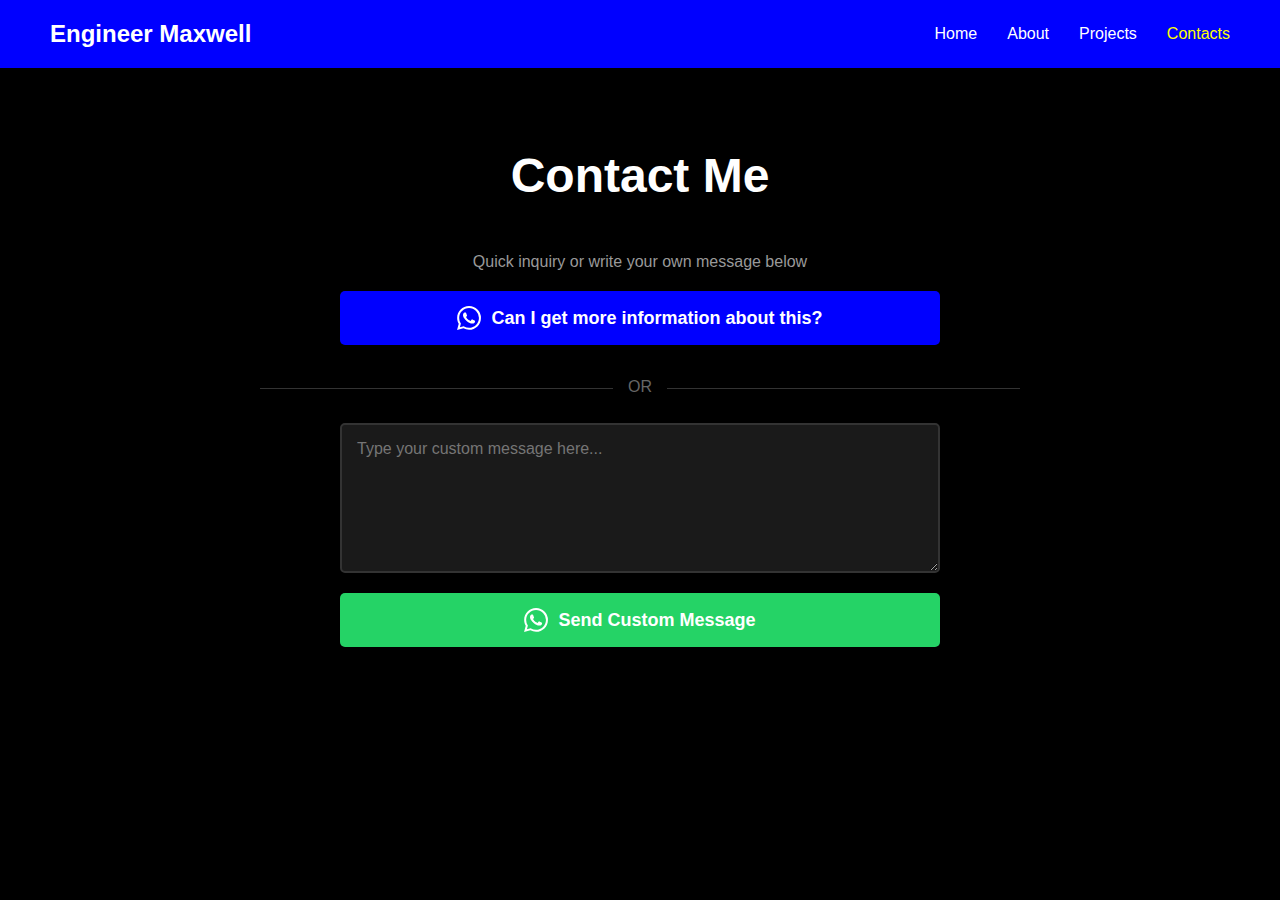
<file: contacts.html>
<!DOCTYPE html>
<html lang="en">
<head>
    <meta charset="UTF-8">
    <meta name="viewport" content="width=device-width, initial-scale=1.0">
    <title>Contact | Developer Maxwell</title>
    <style>
        * {
            margin: 0;
            padding: 0;
            box-sizing: border-box;
            font-family: 'Arial', sans-serif;
        }

        body {
            background-color: #000;
            color: #fff;
            min-height: 100vh;
        }

        header {
            background-color: #0000ff;
            padding: 20px 50px;
        }

        nav {
            display: flex;
            justify-content: space-between;
            align-items: center;
        }

        .logo {
            font-size: 24px;
            font-weight: bold;
        }

        nav ul {
            display: flex;
            list-style: none;
            gap: 30px;
        }

        nav a {
            color: #fff;
            text-decoration: none;
            font-size: 16px;
            transition: color 0.3s;
        }

        nav a:hover,
        nav a.active {
            color: #ffff00;
        }

        .content {
            max-width: 800px;
            margin: 80px auto;
            padding: 0 20px;
        }

        h1 {
            font-size: 48px;
            margin-bottom: 50px;
            text-align: center;
        }

        .contact-form {
            display: flex;
            flex-direction: column;
            gap: 20px;
            max-width: 600px;
            margin: 0 auto;
        }

        input,
        textarea {
            padding: 15px;
            border: 2px solid #333;
            background-color: #1a1a1a;
            color: #fff;
            font-size: 16px;
            border-radius: 5px;
            transition: border-color 0.3s;
        }

        input:focus,
        textarea:focus {
            outline: none;
            border-color: #0000ff;
        }

        textarea {
            min-height: 150px;
            resize: vertical;
        }

        button {
            padding: 15px 40px;
            background-color: #25D366;
            color: #fff;
            border: none;
            font-size: 18px;
            font-weight: bold;
            border-radius: 5px;
            cursor: pointer;
            transition: background-color 0.3s;
            display: flex;
            align-items: center;
            justify-content: center;
            gap: 10px;
        }

        button:hover {
            background-color: #1fa855;
        }

        .quick-button {
            width: 100%;
            padding: 15px 40px;
            background-color: #0000ff;
            color: #fff;
            border: none;
            font-size: 18px;
            font-weight: bold;
            border-radius: 5px;
            cursor: pointer;
            transition: background-color 0.3s;
            display: flex;
            align-items: center;
            justify-content: center;
            gap: 10px;
        }

        .quick-button:hover {
            background-color: #0000cc;
        }

        .quick-contact {
            max-width: 600px;
            margin: 0 auto 20px;
        }

        .whatsapp-icon {
            width: 24px;
            height: 24px;
        }

        .success-message {
            display: none;
            padding: 15px;
            background-color: #25D366;
            color: #fff;
            border-radius: 5px;
            text-align: center;
            margin-bottom: 20px;
        }

        .success-message.show {
            display: block;
        }
    </style>
</head>
<body>

<header>
    <nav>
        <h2 class="logo">Engineer Maxwell</h2>
        <ul>
            <li><a href="index.html">Home</a></li>
            <li><a href="about.html">About</a></li>
            <li><a href="projects.html">Projects</a></li>
            <li><a href="contacts.html" class="active">Contacts</a></li>
        </ul>
    </nav>
</header>

<section class="content">
    <h1>Contact Me</h1>

    <div class="success-message" id="successMessage">
        Opening WhatsApp...
    </div>

    <div class="quick-contact">
        <p style="text-align: center; margin-bottom: 20px; color: #999;">Quick inquiry or write your own message below</p>
        <button type="button" class="quick-button" id="quickInquiry">
            <svg class="whatsapp-icon" viewBox="0 0 24 24" fill="currentColor">
                <path d="M17.472 14.382c-.297-.149-1.758-.867-2.03-.967-.273-.099-.471-.148-.67.15-.197.297-.767.966-.94 1.164-.173.199-.347.223-.644.075-.297-.15-1.255-.463-2.39-1.475-.883-.788-1.48-1.761-1.653-2.059-.173-.297-.018-.458.13-.606.134-.133.298-.347.446-.52.149-.174.198-.298.298-.497.099-.198.05-.371-.025-.52-.075-.149-.669-1.612-.916-2.207-.242-.579-.487-.5-.669-.51-.173-.008-.371-.01-.57-.01-.198 0-.52.074-.792.372-.272.297-1.04 1.016-1.04 2.479 0 1.462 1.065 2.875 1.213 3.074.149.198 2.096 3.2 5.077 4.487.709.306 1.262.489 1.694.625.712.227 1.36.195 1.871.118.571-.085 1.758-.719 2.006-1.413.248-.694.248-1.289.173-1.413-.074-.124-.272-.198-.57-.347m-5.421 7.403h-.004a9.87 9.87 0 01-5.031-1.378l-.361-.214-3.741.982.998-3.648-.235-.374a9.86 9.86 0 01-1.51-5.26c.001-5.45 4.436-9.884 9.888-9.884 2.64 0 5.122 1.03 6.988 2.898a9.825 9.825 0 012.893 6.994c-.003 5.45-4.437 9.884-9.885 9.884m8.413-18.297A11.815 11.815 0 0012.05 0C5.495 0 .16 5.335.157 11.892c0 2.096.547 4.142 1.588 5.945L.057 24l6.305-1.654a11.882 11.882 0 005.683 1.448h.005c6.554 0 11.89-5.335 11.893-11.893a11.821 11.821 0 00-3.48-8.413Z"/>
            </svg>
            Can I get more information about this?
        </button>
    </div>

    <div style="text-align: center; margin: 30px 0; color: #666;">
        <span style="display: inline-block; width: 100%; height: 1px; background: #333; position: relative;">
            <span style="position: absolute; left: 50%; transform: translateX(-50%); background: #000; padding: 0 15px; top: -10px;">OR</span>
        </span>
    </div>

    <form class="contact-form" id="whatsappForm">
        <textarea id="message" placeholder="Type your custom message here..." required></textarea>
        <button type="submit">
            <svg class="whatsapp-icon" viewBox="0 0 24 24" fill="currentColor">
                <path d="M17.472 14.382c-.297-.149-1.758-.867-2.03-.967-.273-.099-.471-.148-.67.15-.197.297-.767.966-.94 1.164-.173.199-.347.223-.644.075-.297-.15-1.255-.463-2.39-1.475-.883-.788-1.48-1.761-1.653-2.059-.173-.297-.018-.458.13-.606.134-.133.298-.347.446-.52.149-.174.198-.298.298-.497.099-.198.05-.371-.025-.52-.075-.149-.669-1.612-.916-2.207-.242-.579-.487-.5-.669-.51-.173-.008-.371-.01-.57-.01-.198 0-.52.074-.792.372-.272.297-1.04 1.016-1.04 2.479 0 1.462 1.065 2.875 1.213 3.074.149.198 2.096 3.2 5.077 4.487.709.306 1.262.489 1.694.625.712.227 1.36.195 1.871.118.571-.085 1.758-.719 2.006-1.413.248-.694.248-1.289.173-1.413-.074-.124-.272-.198-.57-.347m-5.421 7.403h-.004a9.87 9.87 0 01-5.031-1.378l-.361-.214-3.741.982.998-3.648-.235-.374a9.86 9.86 0 01-1.51-5.26c.001-5.45 4.436-9.884 9.888-9.884 2.64 0 5.122 1.03 6.988 2.898a9.825 9.825 0 012.893 6.994c-.003 5.45-4.437 9.884-9.885 9.884m8.413-18.297A11.815 11.815 0 0012.05 0C5.495 0 .16 5.335.157 11.892c0 2.096.547 4.142 1.588 5.945L.057 24l6.305-1.654a11.882 11.882 0 005.683 1.448h.005c6.554 0 11.89-5.335 11.893-11.893a11.821 11.821 0 00-3.48-8.413Z"/>
            </svg>
            Send Custom Message
        </button>
    </form>
</section>

<script>
const phoneNumber = "254729871381";

// Quick inquiry button
document.getElementById("quickInquiry").addEventListener("click", function() {
    const message = "Can I get more information about this?";
    const url = `https://wa.me/${phoneNumber}?text=${encodeURIComponent(message)}`;
    
    const successMsg = document.getElementById("successMessage");
    successMsg.classList.add("show");
    
    setTimeout(() => {
        window.open(url, "_blank");
        setTimeout(() => {
            successMsg.classList.remove("show");
        }, 3000);
    }, 500);
});

// Custom message form
document.getElementById("whatsappForm").addEventListener("submit", function(e) {
    e.preventDefault();

    const message = document.getElementById("message").value;
    const url = `https://wa.me/${phoneNumber}?text=${encodeURIComponent(message)}`;

    const successMsg = document.getElementById("successMessage");
    successMsg.classList.add("show");
    
    setTimeout(() => {
        window.open(url, "_blank");
        document.getElementById("whatsappForm").reset();
        
        setTimeout(() => {
            successMsg.classList.remove("show");
        }, 3000);
    }, 500);
});
</script>

</body>
</html>
</file>
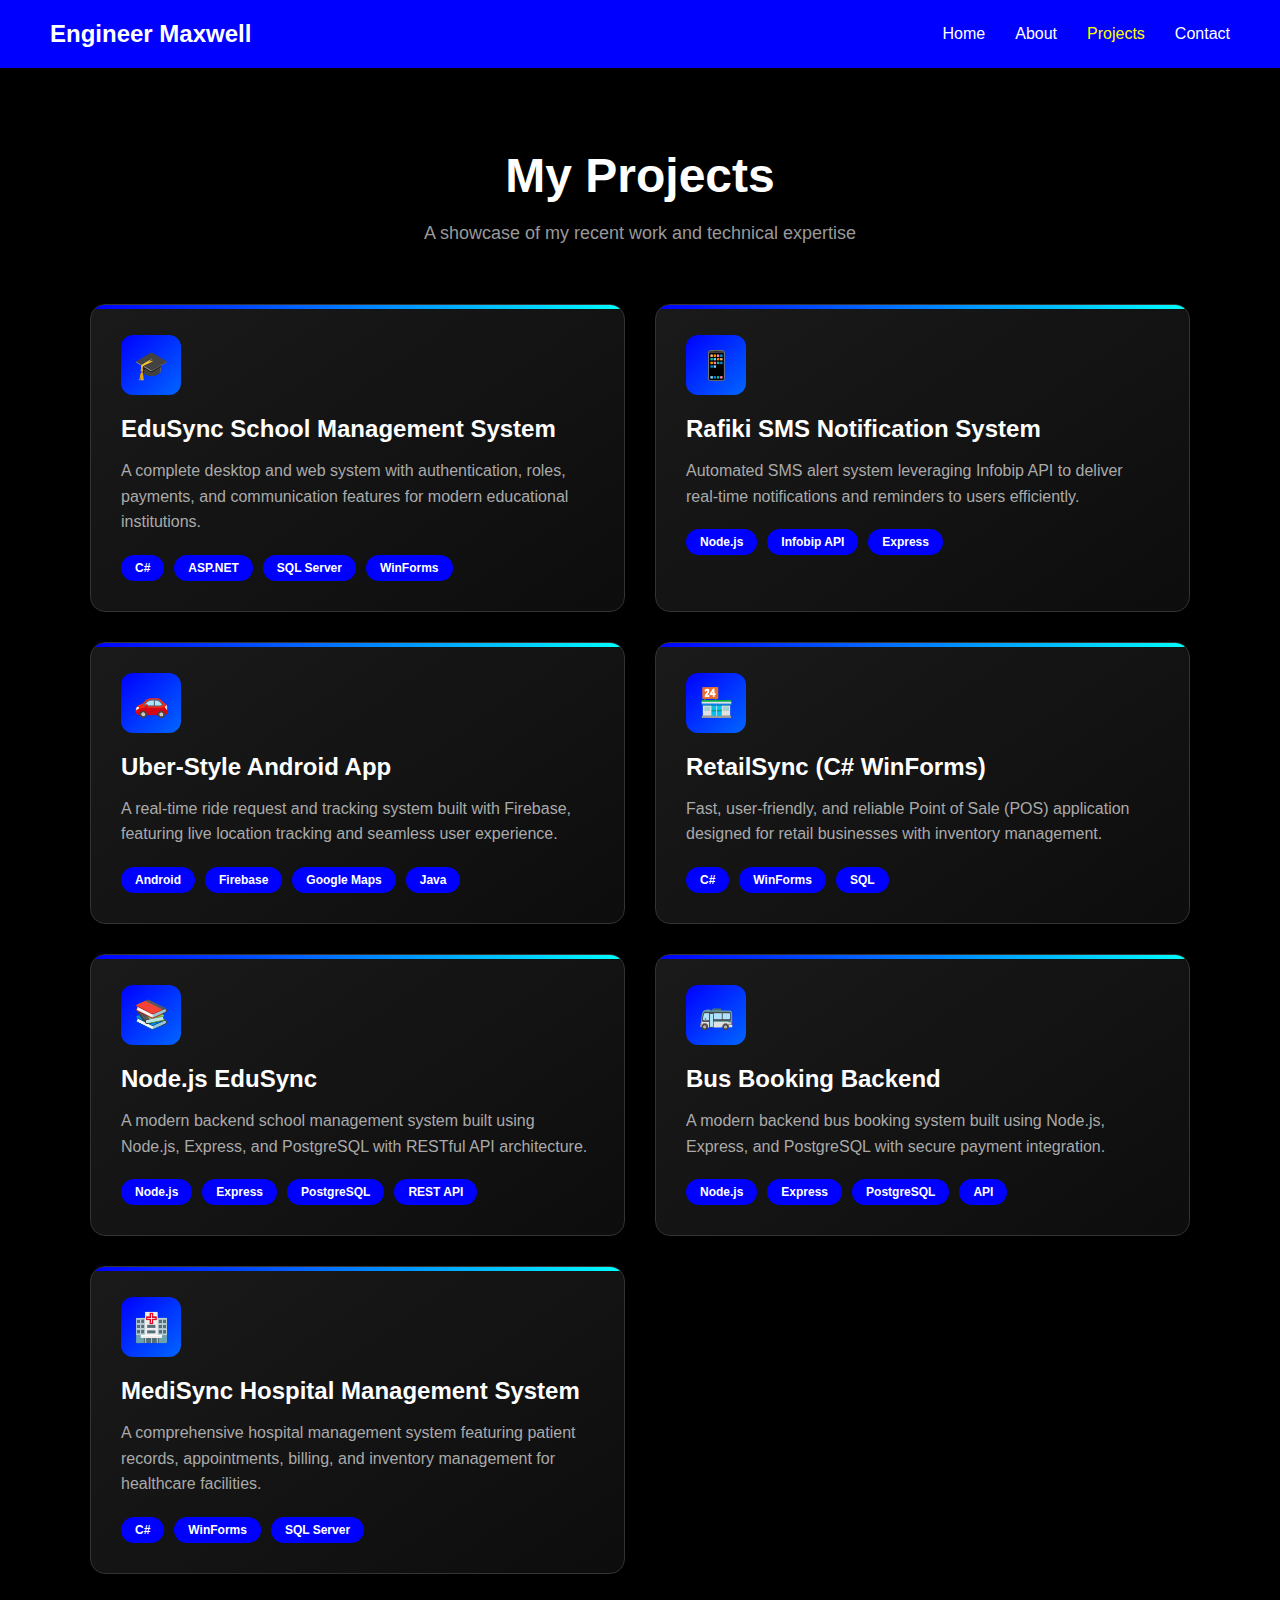
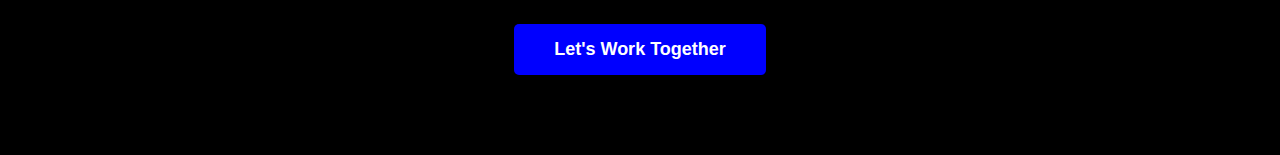
<file: projects.html>
<!DOCTYPE html>
<html lang="en">
<head>
    <meta charset="UTF-8">
    <meta name="viewport" content="width=device-width, initial-scale=1.0">
    <title>Projects | Developer Maxwell</title>
    <style>
        * {
            margin: 0;
            padding: 0;
            box-sizing: border-box;
            font-family: 'Arial', sans-serif;
        }

        body {
            background-color: #000;
            color: #fff;
            min-height: 100vh;
        }

        header {
            background-color: #0000ff;
            padding: 20px 50px;
        }

        nav {
            display: flex;
            justify-content: space-between;
            align-items: center;
        }

        .logo {
            font-size: 24px;
            font-weight: bold;
        }

        nav ul {
            display: flex;
            list-style: none;
            gap: 30px;
        }

        nav a {
            color: #fff;
            text-decoration: none;
            font-size: 16px;
            transition: color 0.3s;
        }

        nav a:hover,
        nav a.active {
            color: #ffff00;
        }

        .content {
            max-width: 1200px;
            margin: 80px auto;
            padding: 0 50px;
        }

        h1 {
            font-size: 48px;
            margin-bottom: 20px;
            text-align: center;
        }

        .subtitle {
            text-align: center;
            color: #999;
            font-size: 18px;
            margin-bottom: 60px;
        }

        .projects-grid {
            display: grid;
            grid-template-columns: repeat(auto-fit, minmax(350px, 1fr));
            gap: 30px;
            margin-bottom: 40px;
        }

        .project-card {
            background: linear-gradient(145deg, #1a1a1a, #0d0d0d);
            border: 1px solid #333;
            border-radius: 15px;
            padding: 30px;
            transition: all 0.3s ease;
            position: relative;
            overflow: hidden;
        }

        .project-card::before {
            content: '';
            position: absolute;
            top: 0;
            left: 0;
            width: 100%;
            height: 4px;
            background: linear-gradient(90deg, #0000ff, #00ffff);
        }

        .project-card:hover {
            transform: translateY(-10px);
            border-color: #0000ff;
            box-shadow: 0 10px 40px rgba(0, 0, 255, 0.4);
        }

        .project-icon {
            width: 60px;
            height: 60px;
            background: linear-gradient(135deg, #0000ff, #0066ff);
            border-radius: 12px;
            display: flex;
            align-items: center;
            justify-content: center;
            font-size: 28px;
            margin-bottom: 20px;
        }

        .project-card h2 {
            font-size: 24px;
            margin-bottom: 15px;
            color: #fff;
        }

        .project-card p {
            color: #aaa;
            line-height: 1.6;
            margin-bottom: 20px;
        }

        .tech-tags {
            display: flex;
            flex-wrap: wrap;
            gap: 10px;
        }

        .tag {
            background-color: #0000ff;
            color: #fff;
            padding: 6px 14px;
            border-radius: 20px;
            font-size: 12px;
            font-weight: bold;
        }

        .view-more {
            text-align: center;
            margin-top: 50px;
        }

        .btn {
            padding: 15px 40px;
            background-color: #0000ff;
            color: #fff;
            border: none;
            font-size: 18px;
            font-weight: bold;
            border-radius: 5px;
            cursor: pointer;
            text-decoration: none;
            display: inline-block;
            transition: all 0.3s;
        }

        .btn:hover {
            background-color: #0000cc;
            transform: translateY(-2px);
            box-shadow: 0 5px 20px rgba(0, 0, 255, 0.4);
        }

        @media (max-width: 768px) {
            .content {
                padding: 0 20px;
            }

            h1 {
                font-size: 36px;
            }

            .projects-grid {
                grid-template-columns: 1fr;
            }
        }
    </style>
</head>
<body>

<header>
    <nav>
        <h2 class="logo">Engineer Maxwell</h2>
        <ul>
            <li><a href="index.html">Home</a></li>
            <li><a href="about.html">About</a></li>
            <li><a href="projects.html" class="active">Projects</a></li>
            <li><a href="contacts.html">Contact</a></li>
        </ul>
    </nav>
</header>

<section class="content">
    <h1>My Projects</h1>
    <p class="subtitle">A showcase of my recent work and technical expertise</p>

    <div class="projects-grid">
        <div class="project-card">
            <div class="project-icon">🎓</div>
            <h2>EduSync School Management System</h2>
            <p>A complete desktop and web system with authentication, roles, payments, and communication features for modern educational institutions.</p>
            <div class="tech-tags">
                <span class="tag">C#</span>
                <span class="tag">ASP.NET</span>
                <span class="tag">SQL Server</span>
                <span class="tag">WinForms</span>
            </div>
        </div>

        <div class="project-card">
            <div class="project-icon">📱</div>
            <h2>Rafiki SMS Notification System</h2>
            <p>Automated SMS alert system leveraging Infobip API to deliver real-time notifications and reminders to users efficiently.</p>
            <div class="tech-tags">
                <span class="tag">Node.js</span>
                <span class="tag">Infobip API</span>
                <span class="tag">Express</span>
            </div>
        </div>

        <div class="project-card">
            <div class="project-icon">🚗</div>
            <h2>Uber-Style Android App</h2>
            <p>A real-time ride request and tracking system built with Firebase, featuring live location tracking and seamless user experience.</p>
            <div class="tech-tags">
                <span class="tag">Android</span>
                <span class="tag">Firebase</span>
                <span class="tag">Google Maps</span>
                <span class="tag">Java</span>
            </div>
        </div>

        <div class="project-card">
            <div class="project-icon">🏪</div>
            <h2>RetailSync (C# WinForms)</h2>
            <p>Fast, user-friendly, and reliable Point of Sale (POS) application designed for retail businesses with inventory management.</p>
            <div class="tech-tags">
                <span class="tag">C#</span>
                <span class="tag">WinForms</span>
                <span class="tag">SQL</span>
            </div>
        </div>

        <div class="project-card">
            <div class="project-icon">📚</div>
            <h2>Node.js EduSync</h2>
            <p>A modern backend school management system built using Node.js, Express, and PostgreSQL with RESTful API architecture.</p>
            <div class="tech-tags">
                <span class="tag">Node.js</span>
                <span class="tag">Express</span>
                <span class="tag">PostgreSQL</span>
                <span class="tag">REST API</span>
            </div>
        </div>

        <div class="project-card">
            <div class="project-icon">🚌</div>
            <h2>Bus Booking Backend</h2>
            <p>A modern backend bus booking system built using Node.js, Express, and PostgreSQL with secure payment integration.</p>
            <div class="tech-tags">
                <span class="tag">Node.js</span>
                <span class="tag">Express</span>
                <span class="tag">PostgreSQL</span>
                <span class="tag">API</span>
            </div>
        </div>

        <div class="project-card">
            <div class="project-icon">🏥</div>
            <h2>MediSync Hospital Management System</h2>
            <p>A comprehensive hospital management system featuring patient records, appointments, billing, and inventory management for healthcare facilities.</p>
            <div class="tech-tags">
                <span class="tag">C#</span>
                <span class="tag">WinForms</span>
                <span class="tag">SQL Server</span>
            </div>
        </div>
    </div>

    <div class="view-more">
        <a href="contacts.html" class="btn">Let's Work Together</a>
    </div>
</section>

</body>
</html>
</file>
